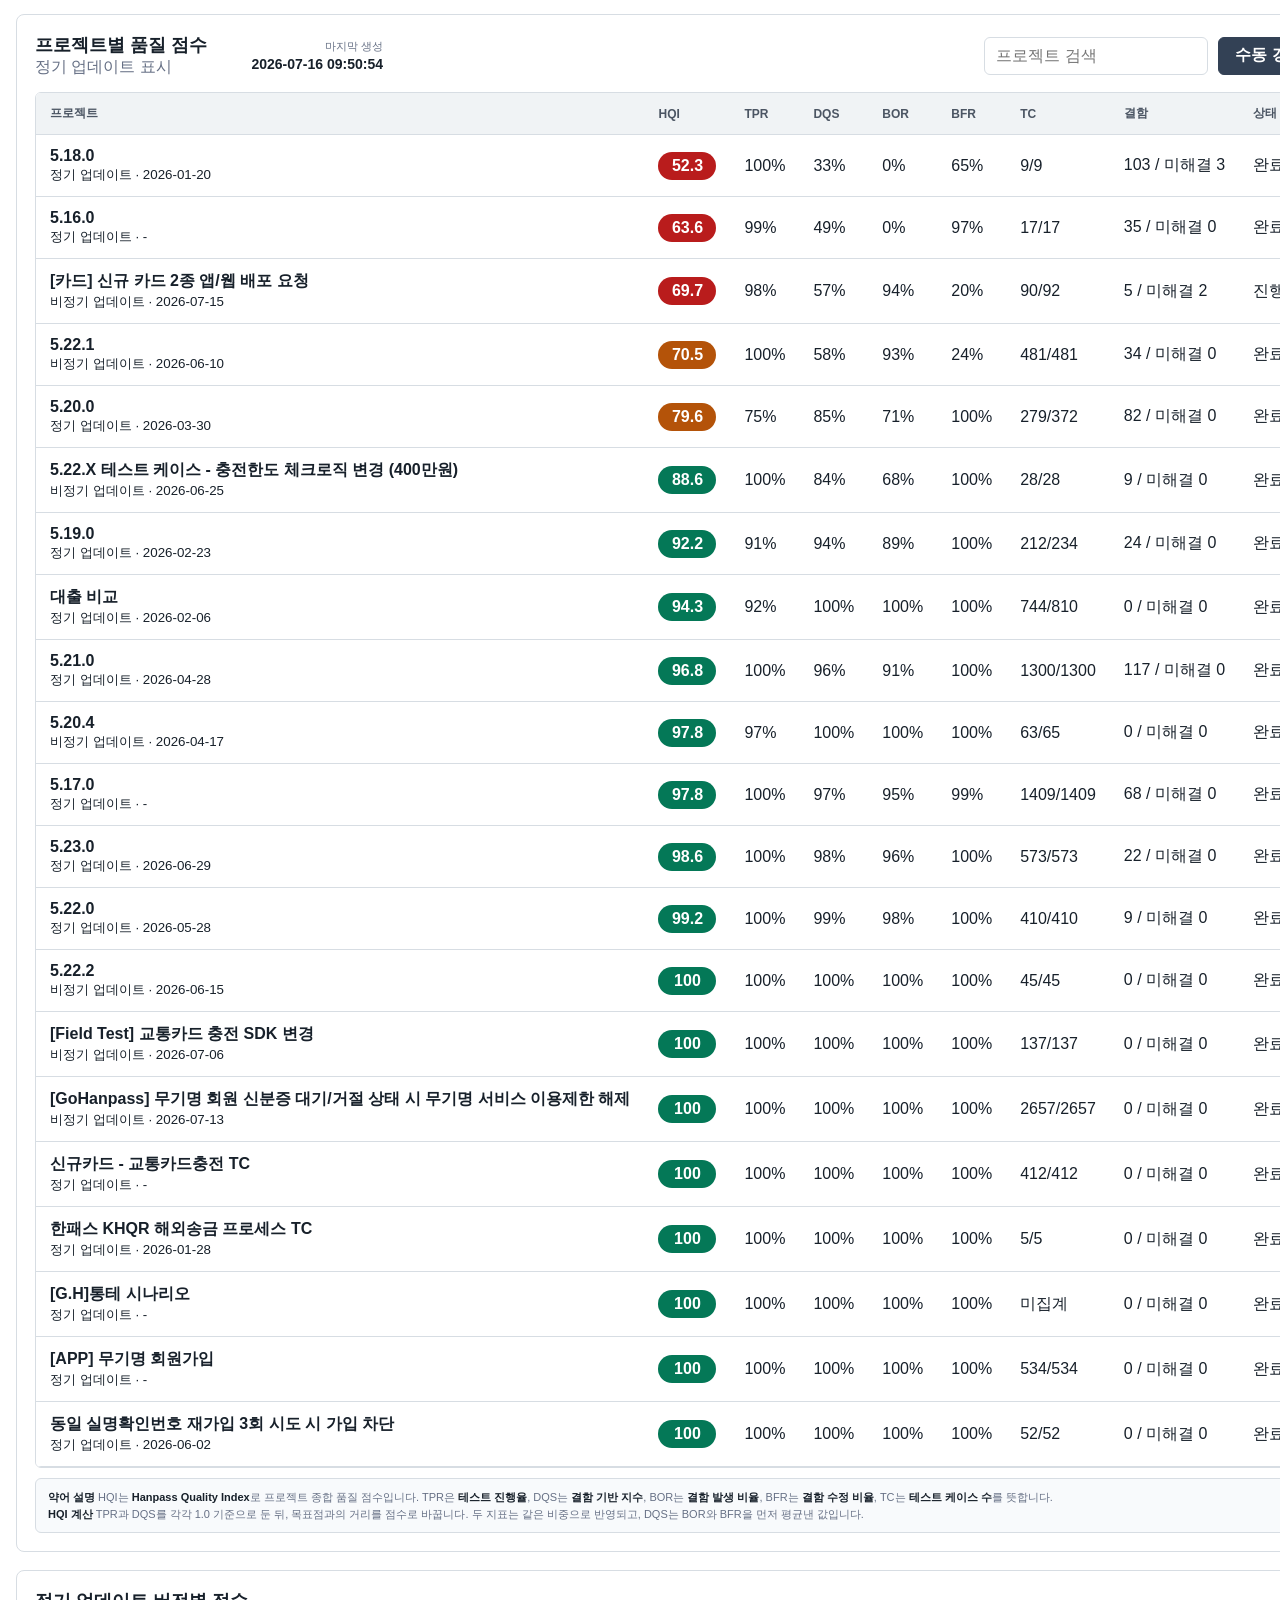
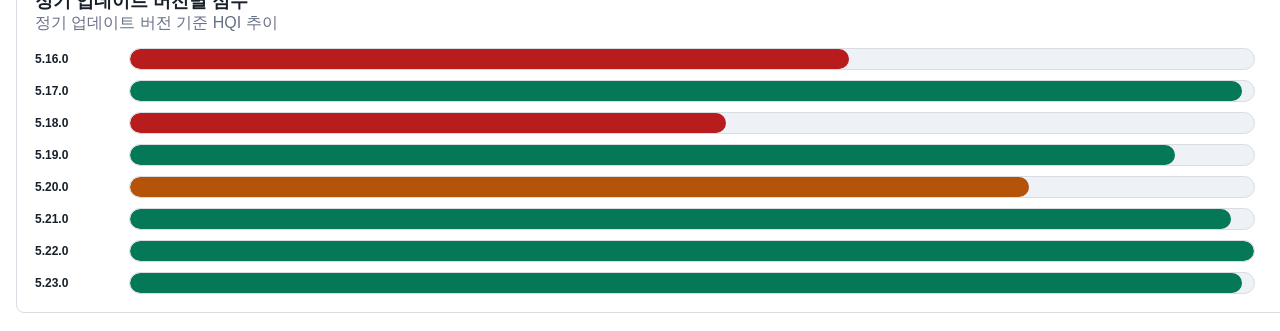
<file: embed.html>
<!doctype html>
<html lang="ko">
  <head>
    <meta charset="utf-8" />
    <meta name="viewport" content="width=device-width, initial-scale=1" />
    <title>HQI Project Scores</title>
    <link rel="stylesheet" href="/styles.css" />
  </head>
  <body class="embedBody">
    <main class="embedMain">
      <section class="embedShell">
        <section class="panel embedPanel">
          <div class="panelHead">
            <div>
              <h2>프로젝트별 품질 점수</h2>
              <p>정기 업데이트 표시</p>
            </div>
            <div class="embedMeta">
              <span>마지막 생성</span>
              <strong id="generatedAt">-</strong>
            </div>
            <div class="embedControls">
              <input id="search" type="search" placeholder="프로젝트 검색" />
              <button id="refreshButton" type="button" class="secondaryButton">수동 갱신</button>
            </div>
          </div>
          <div class="tableWrap">
            <table>
              <thead>
                <tr>
                  <th>프로젝트</th>
                  <th>HQI</th>
                  <th>TPR</th>
                  <th>DQS</th>
                  <th>BOR</th>
                  <th>BFR</th>
                  <th>TC</th>
                  <th>결함</th>
                  <th>상태</th>
                </tr>
              </thead>
              <tbody id="projectRows"></tbody>
            </table>
          </div>
          <div class="tableNote">
            <strong>약어 설명</strong>
            HQI는 <strong>Hanpass Quality Index</strong>로 프로젝트 종합 품질 점수입니다. TPR은 <strong>테스트 진행율</strong>, DQS는 <strong>결함 기반 지수</strong>, BOR는 <strong>결함 발생 비율</strong>, BFR는 <strong>결함 수정 비율</strong>, TC는 <strong>테스트 케이스 수</strong>를 뜻합니다.
            <br />
            <strong>HQI 계산</strong>
            TPR과 DQS를 각각 1.0 기준으로 둔 뒤, 목표점과의 거리를 점수로 바꿉니다. 두 지표는 같은 비중으로 반영되고, DQS는 BOR와 BFR을 먼저 평균낸 값입니다.
          </div>
        </section>

        <section class="panel embedPanel">
          <div class="panelHead">
            <div>
              <h2>정기 업데이트 버전별 점수</h2>
              <p>정기 업데이트 버전 기준 HQI 추이</p>
            </div>
          </div>
          <div id="trendChart" class="embedTrendChart" aria-label="정기 업데이트 버전별 점수 그래프"></div>
        </section>
      </section>
    </main>

    <div id="toast" role="status"></div>
    <script src="/embed.js"></script>
  </body>
</html>
</file>
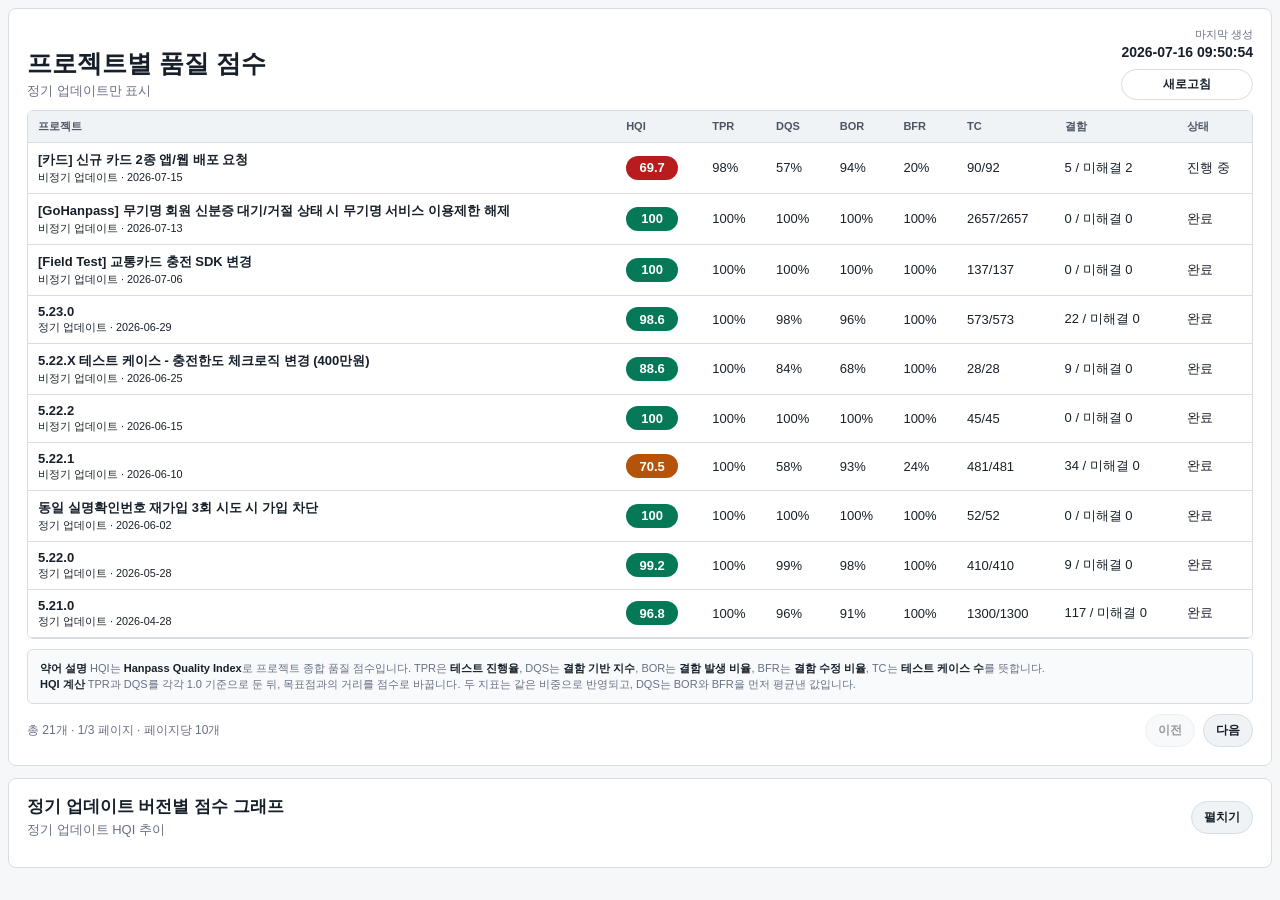
<file: embed1.html>
<!doctype html>
<html lang="ko">
  <head>
    <meta charset="utf-8" />
    <meta name="viewport" content="width=device-width, initial-scale=1" />
    <title>HQI Project Scores - Embed 1</title>
    <style>
      :root {
        color-scheme: light;
        --bg: #f6f7f8;
        --surface: #ffffff;
        --ink: #17202a;
        --muted: #667085;
        --line: #d7dde3;
        --good: #047857;
        --warn: #b45309;
        --bad: #b91c1c;
      }

      * {
        box-sizing: border-box;
      }

      body {
        margin: 0;
        padding: 8px;
        background: var(--bg);
        color: var(--ink);
        font-family: Inter, -apple-system, BlinkMacSystemFont, "Segoe UI", sans-serif;
        font-size: 13px;
      }

      main {
        display: grid;
        gap: 12px;
      }

      .panel {
        background: var(--surface);
        border: 1px solid var(--line);
        border-radius: 8px;
        padding: 18px;
      }

      .head {
        display: flex;
        justify-content: space-between;
        gap: 16px;
        align-items: flex-end;
        margin-bottom: 10px;
      }

      .sectionHead {
        display: flex;
        justify-content: space-between;
        gap: 16px;
        align-items: center;
        margin-bottom: 10px;
      }

      .meta {
        display: grid;
        gap: 2px;
        text-align: right;
      }

      .meta span {
        color: var(--muted);
        font-size: 11px;
      }

      .meta strong {
        font-size: 14px;
        line-height: 1.2;
      }

      h1,
      h2,
      p {
        margin: 0;
      }

      h1 {
        font-size: 25px;
        line-height: 1.2;
      }

      h2 {
        font-size: 17px;
        line-height: 1.2;
      }

      .subtle {
        margin-top: 4px;
        color: var(--muted);
        font-size: 13px;
      }

      .tableWrap {
        overflow: auto;
        border: 1px solid var(--line);
        border-radius: 6px;
      }

      table {
        width: 100%;
        min-width: 980px;
        border-collapse: collapse;
        background: #fff;
      }

      th,
      td {
        padding: 8px 10px;
        border-bottom: 1px solid var(--line);
        text-align: left;
        white-space: nowrap;
      }

      th {
        background: #f0f3f5;
        color: #4b5563;
        font-size: 11px;
      }

      tbody tr:hover {
        background: #ecfdf5;
      }

      .score {
        display: inline-flex;
        align-items: center;
        justify-content: center;
        min-width: 52px;
        height: 24px;
        padding: 0 10px;
        border-radius: 999px;
        color: #fff;
        font-weight: 800;
      }

      .score.good {
        background: var(--good);
      }

      .score.warn {
        background: var(--warn);
      }

      .score.bad {
        background: var(--bad);
      }

      .metric {
        font-variant-numeric: tabular-nums;
      }

      .chartWrap {
        padding-top: 0;
      }

      .chart {
        display: block;
        width: 100%;
        height: auto;
      }

      .axisText,
      .label {
        fill: var(--muted);
        font-size: 10px;
      }

      .axis {
        stroke: #667085;
        stroke-width: 1.4;
      }

      .grid {
        stroke: #e4e8ed;
        stroke-width: 1;
      }

      .line {
        fill: none;
        stroke: var(--good);
        stroke-width: 3;
      }

      .point {
        fill: var(--good);
        stroke: #fff;
        stroke-width: 3;
      }

      .pointText {
        fill: var(--ink);
        font-size: 10px;
        font-weight: 800;
      }

      .legend {
        display: flex;
        gap: 14px;
        align-items: center;
        margin-top: 8px;
        color: var(--muted);
        font-size: 12px;
      }

      .pager {
        display: flex;
        justify-content: space-between;
        gap: 12px;
        align-items: center;
        margin-top: 10px;
      }

      .pagerInfo {
        color: var(--muted);
        font-size: 12px;
      }

      .pagerControls {
        display: flex;
        gap: 8px;
      }

      .pagerBtn {
        border: 1px solid var(--line);
        background: #f0f3f5;
        color: var(--ink);
        border-radius: 999px;
        padding: 7px 12px;
        font-size: 12px;
        font-weight: 700;
        cursor: pointer;
        white-space: nowrap;
      }

      .pagerBtn:disabled {
        opacity: 0.45;
        cursor: not-allowed;
      }

      .dot {
        width: 8px;
        height: 8px;
        border-radius: 999px;
        background: var(--good);
        display: inline-block;
        margin-right: 6px;
        vertical-align: -1px;
      }

      .toggleBtn {
        border: 1px solid var(--line);
        background: #f0f3f5;
        color: var(--ink);
        border-radius: 999px;
        padding: 7px 12px;
        font-size: 12px;
        font-weight: 700;
        cursor: pointer;
        white-space: nowrap;
      }

      .refreshBtn {
        margin-top: 6px;
        border: 1px solid var(--line);
        background: #fff;
        color: var(--ink);
        border-radius: 999px;
        padding: 6px 10px;
        font-size: 12px;
        font-weight: 700;
        cursor: pointer;
        white-space: nowrap;
      }

      .refreshBtn:disabled {
        opacity: 0.55;
        cursor: wait;
      }

      .chartWrap[hidden] {
        display: none;
      }

      .tableNote {
        margin-top: 10px;
        padding: 10px 12px;
        border: 1px solid var(--line);
        border-radius: 6px;
        background: #f8fafc;
        color: var(--muted);
        font-size: 11px;
        line-height: 1.5;
      }

      .tableNote strong {
        color: var(--ink);
        font-weight: 700;
      }

      @media (max-width: 900px) {
        .head {
          align-items: stretch;
          flex-direction: column;
        }

        .sectionHead {
          align-items: stretch;
          flex-direction: column;
        }

        .meta {
          text-align: left;
        }

        .pager {
          align-items: stretch;
          flex-direction: column;
        }

        .pagerControls {
          justify-content: flex-start;
        }
      }

    </style>
  </head>
  <body>
    <main>
      <section class="panel">
        <div class="head">
          <div>
            <h1>프로젝트별 품질 점수</h1>
            <p class="subtle">정기 업데이트만 표시</p>
          </div>
          <div class="meta">
            <span>마지막 생성</span>
            <strong id="generatedAt">-</strong>
            <button id="refreshBtn" class="refreshBtn" type="button">새로고침</button>
          </div>
        </div>
        <div class="tableWrap">
          <table>
            <thead>
              <tr>
                <th>프로젝트</th>
                <th>HQI</th>
                <th title="테스트 수행 지수 - Test Progress Rate">TPR</th>
                <th title="결함 기반 지수 - Defect Quality Score">DQS</th>
                <th title="결함 발생 지수 (Bug Occurrence Ratio)">BOR</th>
                <th title="결함 수정 지수 (Bug Fix Ratio)">BFR</th>
                <th>TC</th>
                <th>결함</th>
                <th>상태</th>
              </tr>
            </thead>
            <tbody id="projectRows"></tbody>
          </table>
        </div>
        <div class="tableNote">
          <strong>약어 설명</strong>
          HQI는 <strong>Hanpass Quality Index</strong>로 프로젝트 종합 품질 점수입니다. TPR은 <strong>테스트 진행율</strong>, DQS는 <strong>결함 기반 지수</strong>, BOR는 <strong>결함 발생 비율</strong>, BFR는 <strong>결함 수정 비율</strong>, TC는 <strong>테스트 케이스 수</strong>를 뜻합니다.
          <br />
          <strong>HQI 계산</strong>
          TPR과 DQS를 각각 1.0 기준으로 둔 뒤, 목표점과의 거리를 점수로 바꿉니다. 두 지표는 같은 비중으로 반영되고, DQS는 BOR와 BFR을 먼저 평균낸 값입니다.
        </div>
        <div id="pager" class="pager"></div>
      </section>

      <section class="panel">
        <div class="sectionHead">
          <div>
            <h2>정기 업데이트 버전별 점수 그래프</h2>
            <p class="subtle">정기 업데이트 HQI 추이</p>
          </div>
          <button id="trendToggle" class="toggleBtn" type="button" aria-expanded="false" aria-controls="trendWrap">펼치기</button>
        </div>
        <div id="trendWrap" class="chartWrap">
          <svg id="trendChart" class="chart" viewBox="0 0 860 240" role="img" aria-label="정기 업데이트 버전별 점수 그래프"></svg>
          <div class="legend"><span class="dot"></span>HQI 점수</div>
        </div>
      </section>
    </main>

    <script>
      const PAGE_SIZE = 10;
      const state = {
        projects: [],
        trend: [],
        page: 1,
      };

      const fmtPct = (value) => `${Math.round((value || 0) * 100)}%`;
      const fmtCases = (row) => (row.testCaseBase > 0 ? `${row.executedCases}/${row.testCaseBase}` : "미집계");
      const scoreClass = (score) => (score >= 85 ? "good" : score >= 70 ? "warn" : "bad");
      const KST_TIME_ZONE = "Asia/Seoul";
      const normalizeDateInput = (value) => {
        const text = String(value ?? "").trim();
        if (!text) return "";
        if (/[zZ]$|[+-]\d{2}:\d{2}$/.test(text)) return text;
        if (/^\d{4}-\d{2}-\d{2}[T ]\d{2}:\d{2}:\d{2}(?:\.\d+)?$/.test(text)) {
          return `${text.replace(" ", "T")}+09:00`;
        }
        return text;
      };
      const normalizeStatus = (value) => {
        const text = String(value || "").trim().toLowerCase();
        if (!text) return "-";
        if (text.includes("완료") || text.includes("done")) return "완료";
        if (text.includes("진행")) return "진행 중";
        return value;
      };
      const escapeHtml = (value) =>
        String(value ?? "")
          .replace(/&/g, "&amp;")
          .replace(/</g, "&lt;")
          .replace(/>/g, "&gt;")
          .replace(/"/g, "&quot;")
          .replace(/'/g, "&#039;");
      const trendWrap = document.getElementById("trendWrap");
      const trendToggle = document.getElementById("trendToggle");
      const refreshBtn = document.getElementById("refreshBtn");
      const pager = document.getElementById("pager");
      let trendCollapsed = true;
      let refreshTimer = null;

      function renderTrendToggle() {
        trendWrap.hidden = trendCollapsed;
        trendToggle.setAttribute("aria-expanded", String(!trendCollapsed));
        trendToggle.textContent = trendCollapsed ? "펼치기" : "접기";
      }

      const formatKstDateTime = (value) => {
        if (!value) return "-";
        const date = new Date(normalizeDateInput(value));
        if (Number.isNaN(date.getTime())) return String(value).replace("T", " ");
        const parts = new Intl.DateTimeFormat("sv-SE", {
          timeZone: KST_TIME_ZONE,
          year: "numeric",
          month: "2-digit",
          day: "2-digit",
          hour: "2-digit",
          minute: "2-digit",
          second: "2-digit",
          hour12: false,
        }).formatToParts(date);
        const lookup = Object.fromEntries(parts.filter((part) => part.type !== "literal").map((part) => [part.type, part.value]));
        return `${lookup.year}-${lookup.month}-${lookup.day} ${lookup.hour}:${lookup.minute}:${lookup.second}`;
      };

      const compareVersionAsc = (leftValue, rightValue) => {
        const parse = (value) => {
          const match = String(value || "").trim().match(/^(\d+)\.(\d+)(?:\.(\d+))?$/);
          if (!match) return null;
          return [Number(match[1]), Number(match[2]), Number(match[3] || 0)];
        };
        const left = parse(leftValue);
        const right = parse(rightValue);
        if (left && right) {
          for (let index = 0; index < left.length; index += 1) {
            if (left[index] !== right[index]) return left[index] - right[index];
          }
          return 0;
        }
        if (left) return -1;
        if (right) return 1;
        return String(leftValue || "").localeCompare(String(rightValue || ""), "ko");
      };

      const compareDateDesc = (leftValue, rightValue) => {
        const left = Date.parse(leftValue || "");
        const right = Date.parse(rightValue || "");
        const leftValid = Number.isFinite(left);
        const rightValid = Number.isFinite(right);
        if (leftValid && rightValid && left !== right) return right - left;
        if (leftValid !== rightValid) return leftValid ? -1 : 1;
        return 0;
      };

      const isInProgress = (status) => /진행\s*중|처리중|in progress/i.test(String(status || ""));

      const sortProjects = (rows) =>
        [...rows].sort((left, right) => {
          const leftActive = isInProgress(left.status);
          const rightActive = isInProgress(right.status);
          if (leftActive !== rightActive) return leftActive ? -1 : 1;
          return compareDateDesc(left.date, right.date) || compareVersionAsc(right.project, left.project);
        });

      const sortTrend = (rows) => [...rows].sort((left, right) => compareVersionAsc(right.project, left.project));

      const visibleTrendRows = () => {
        const source =
          state.trend.length > 0
            ? state.trend
            : state.projects
                .filter((row) => row.category === "정기 업데이트" && row.score !== undefined && row.score !== null)
                .map((row) => ({ project: row.project, score: row.score }));
        return sortTrend(source);
      };

      function renderRows() {
        const rows = sortProjects(state.projects);
        const totalPages = Math.max(1, Math.ceil(rows.length / PAGE_SIZE));
        if (state.page > totalPages) state.page = totalPages;
        if (state.page < 1) state.page = 1;
        const start = (state.page - 1) * PAGE_SIZE;
        const pageRows = rows.slice(start, start + PAGE_SIZE);

        document.getElementById("projectRows").innerHTML = rows.length
          ? pageRows
              .map(
                (row) => `
                  <tr>
                    <td>
                      <strong>${escapeHtml(row.project)}</strong><br />
                      <small>${escapeHtml(row.category)} · ${escapeHtml(row.date || "-")}</small>
                    </td>
                    <td><span class="score ${scoreClass(row.score)}">${row.score}</span></td>
                    <td class="metric">${fmtPct(row.TPR)}</td>
                    <td class="metric">${fmtPct(row.DQS)}</td>
                    <td class="metric">${fmtPct(row.BOR)}</td>
                    <td class="metric">${fmtPct(row.BFR)}</td>
                    <td class="metric">${fmtCases(row)}</td>
                    <td class="metric">${row.bugCount} / 미해결 ${row.openBugCount}</td>
                    <td>${escapeHtml(normalizeStatus(row.status))}</td>
                  </tr>
                `
              )
              .join("")
          : '<tr><td colspan="9">표시할 정기 업데이트 결과가 없습니다.</td></tr>';

        pager.innerHTML =
          rows.length > PAGE_SIZE
            ? `
                <div class="pagerInfo">총 ${rows.length}개 · ${state.page}/${totalPages} 페이지 · 페이지당 ${PAGE_SIZE}개</div>
                <div class="pagerControls">
                  <button class="pagerBtn" type="button" data-page="prev" ${state.page === 1 ? "disabled" : ""}>이전</button>
                  <button class="pagerBtn" type="button" data-page="next" ${state.page === totalPages ? "disabled" : ""}>다음</button>
                </div>
              `
            : `<div class="pagerInfo">총 ${rows.length}개</div>`;

        pager.querySelectorAll("[data-page]").forEach((button) => {
          button.addEventListener("click", () => {
            if (button.dataset.page === "prev") state.page -= 1;
            if (button.dataset.page === "next") state.page += 1;
            renderRows();
          });
        });
      }

      function renderTrend() {
        const rows = visibleTrendRows();
        const svg = document.getElementById("trendChart");
        const width = 860;
        const height = 240;
        const pad = 28;
        const plotWidth = width - pad * 2;
        const plotHeight = height - pad * 2;
        const minScore = 0;
        const maxScore = 100;

        if (!rows.length) {
          svg.innerHTML = "";
          return;
        }

        const toX = (index) => pad + (index * plotWidth) / Math.max(1, rows.length - 1);
        const toY = (score) => height - pad - ((score - minScore) / (maxScore - minScore)) * plotHeight;
        const points = rows.map((row, index) => [toX(index), toY(row.score)]);
        const path = points
          .map(([x, y], index) => `${index === 0 ? "M" : "L"} ${x.toFixed(1)} ${y.toFixed(1)}`)
          .join(" ");

        const gridLines = [0, 20, 40, 60, 80, 100]
          .map((tick) => {
            const y = toY(tick);
            return `
              <line x1="${pad}" y1="${y}" x2="${width - pad}" y2="${y}" class="grid" />
              <text x="18" y="${y + 4}" class="axisText">${tick}</text>
            `;
          })
          .join("");

        const xLabels = rows
          .map((row, index) => {
            const x = toX(index);
            return `
              <text x="${x}" y="${height - 10}" text-anchor="middle" class="axisText">${escapeHtml(row.project)}</text>
              <circle cx="${x}" cy="${toY(row.score)}" r="6" class="point"></circle>
              <text x="${x}" y="${toY(row.score) - 14}" text-anchor="middle" class="pointText">${row.score}</text>
            `;
          })
          .join("");

        svg.innerHTML = `
          <rect x="${pad}" y="${pad}" width="${plotWidth}" height="${plotHeight}" fill="#f8fafc"></rect>
          ${gridLines}
          <line x1="${pad}" y1="${pad}" x2="${pad}" y2="${height - pad}" class="axis"></line>
          <line x1="${pad}" y1="${height - pad}" x2="${width - pad}" y2="${height - pad}" class="axis"></line>
          <path d="${path}" class="line"></path>
          ${xLabels}
        `;
      }

      async function loadDashboard(force = false) {
        refreshBtn.disabled = true;
        refreshBtn.textContent = "갱신 중";
        try {
          const response = await fetch(`./embed-data.json${force ? `?ts=${Date.now()}` : ""}`, { cache: "no-store" });
          if (!response.ok) {
            throw new Error("embed-data.json 조회 실패");
          }
          const data = await response.json();
          state.projects = data.projects || [];
          state.trend = data.regularTrend || [];
          state.page = 1;
          document.getElementById("generatedAt").textContent = formatKstDateTime(data.generatedAt);
          renderRows();
          renderTrend();
          return data;
        } finally {
          refreshBtn.disabled = false;
          refreshBtn.textContent = "새로고침";
        }
      }

      loadDashboard(true).catch((error) => {
        document.getElementById("projectRows").innerHTML = `<tr><td colspan="9">${escapeHtml(error.message)}</td></tr>`;
      });
      trendToggle.addEventListener("click", () => {
        trendCollapsed = !trendCollapsed;
        renderTrendToggle();
      });
      refreshBtn.addEventListener("click", () => {
        loadDashboard(true).catch((error) => {
          document.getElementById("projectRows").innerHTML = `<tr><td colspan="9">${escapeHtml(error.message)}</td></tr>`;
        });
      });
      renderTrendToggle();
      refreshTimer = window.setInterval(() => {
        loadDashboard(true).catch(() => {});
      }, 30000);
    </script>
  </body>
</html>
</file>
<file: styles.css>
:root {
  color-scheme: light;
  --bg: #f6f7f8;
  --surface: #ffffff;
  --ink: #17202a;
  --muted: #667085;
  --line: #d7dde3;
  --brand: #0f766e;
  --brand-dark: #115e59;
  --warn: #b45309;
  --bad: #b91c1c;
  --good: #047857;
}

* {
  box-sizing: border-box;
}

body {
  margin: 0;
  background: var(--bg);
  color: var(--ink);
  font-family: Inter, -apple-system, BlinkMacSystemFont, "Segoe UI", sans-serif;
}

.topbar {
  display: flex;
  justify-content: space-between;
  gap: 24px;
  align-items: center;
  padding: 28px 36px;
  background: var(--surface);
  border-bottom: 1px solid var(--line);
}

.eyebrow {
  margin: 0 0 6px;
  color: var(--brand);
  font-size: 13px;
  font-weight: 700;
  letter-spacing: 0;
}

h1,
h2,
p {
  margin: 0;
}

h1 {
  font-size: 28px;
  line-height: 1.2;
}

h2 {
  font-size: 18px;
}

main {
  padding: 24px 36px 40px;
}

.embedBody {
  background: #fff;
}

.embedMain {
  padding: 14px 16px 18px;
}

.embedShell {
  display: grid;
  gap: 18px;
}

.embedPanel {
  border-radius: 8px;
}

.tableNote {
  margin-top: 10px;
  padding: 10px 12px;
  border: 1px solid var(--line);
  border-radius: 6px;
  background: #f8fafc;
  color: var(--muted);
  font-size: 11px;
  line-height: 1.5;
}

.tableNote strong {
  color: var(--ink);
  font-weight: 700;
}

.embedControls {
  display: flex;
  align-items: center;
  gap: 10px;
  margin-left: auto;
}

.embedControls input {
  min-width: 220px;
}

.embedMeta {
  display: grid;
  gap: 2px;
  min-width: 160px;
  text-align: right;
}

.embedMeta span {
  color: var(--muted);
  font-size: 11px;
}

.embedMeta strong {
  font-size: 14px;
  line-height: 1.2;
}

.controls {
  display: flex;
  align-items: end;
  gap: 10px;
}

label {
  display: grid;
  gap: 6px;
  color: var(--muted);
  font-size: 12px;
  font-weight: 700;
}

input,
select,
button {
  height: 38px;
  border: 1px solid var(--line);
  border-radius: 6px;
  font: inherit;
}

input,
select {
  min-width: 160px;
  padding: 0 11px;
  background: #fff;
}

select {
  min-width: 280px;
}

button {
  padding: 0 16px;
  background: var(--brand);
  color: #fff;
  border-color: var(--brand);
  font-weight: 700;
  cursor: pointer;
}

button:hover {
  background: var(--brand-dark);
}

.secondaryButton {
  background: #334155;
  border-color: #334155;
}

.secondaryButton:hover {
  background: #1f2937;
}

.summary {
  display: grid;
  grid-template-columns: repeat(5, minmax(0, 1fr));
  gap: 12px;
  margin-bottom: 18px;
}

.summary article,
.panel {
  background: var(--surface);
  border: 1px solid var(--line);
  border-radius: 8px;
}

.summary article {
  padding: 18px;
}

.summary span,
.panelHead p,
.empty {
  color: var(--muted);
}

.summary strong {
  display: block;
  margin-top: 8px;
  font-size: 30px;
  line-height: 1;
}

.panel {
  padding: 18px;
}

.panelHead {
  display: flex;
  justify-content: space-between;
  gap: 16px;
  align-items: center;
  margin-bottom: 14px;
}

.tableWrap {
  overflow: auto;
  border: 1px solid var(--line);
  border-radius: 6px;
}

table {
  width: 100%;
  min-width: 980px;
  border-collapse: collapse;
  background: #fff;
}

th,
td {
  padding: 12px 14px;
  border-bottom: 1px solid var(--line);
  text-align: left;
  white-space: nowrap;
}

th {
  background: #f0f3f5;
  color: #4b5563;
  font-size: 12px;
}

tbody tr {
  cursor: pointer;
}

tbody tr:hover,
tbody tr.selected {
  background: #ecfdf5;
}

.score {
  display: inline-flex;
  align-items: center;
  justify-content: center;
  min-width: 58px;
  height: 28px;
  border-radius: 999px;
  color: #fff;
  font-weight: 800;
}

.score.good {
  background: var(--good);
}

.score.warn {
  background: var(--warn);
}

.score.bad {
  background: var(--bad);
}

.metric {
  font-variant-numeric: tabular-nums;
}

.charts {
  display: grid;
  grid-template-columns: minmax(0, 1.3fr) minmax(320px, 0.7fr);
  gap: 18px;
  margin-bottom: 18px;
}

.scatterChart {
  min-height: 380px;
}

.scatterChart svg {
  display: block;
  width: 100%;
  height: auto;
}

.plotBg {
  fill: #f8fafc;
}

.grid {
  stroke: #e4e8ed;
  stroke-width: 1;
}

.axis {
  stroke: #667085;
  stroke-width: 1.4;
}

.axisText,
.axisTitle,
.dotLabel,
.targetLabel {
  fill: #667085;
  font-size: 12px;
}

.axisTitle {
  font-weight: 800;
}

.vertical {
  transform-box: fill-box;
  transform-origin: center;
  transform: rotate(-90deg);
}

.dotGroup {
  cursor: pointer;
}

.dot {
  stroke: #fff;
  stroke-width: 2;
}

.dot.good {
  fill: var(--good);
}

.dot.warn {
  fill: var(--warn);
}

.dot.bad {
  fill: var(--bad);
}

.selectedDot .dot {
  stroke: #17202a;
  stroke-width: 3;
}

.dotLabel {
  paint-order: stroke;
  stroke: #fff;
  stroke-width: 4;
  font-size: 11px;
}

.target {
  fill: #111827;
}

.funnelChart {
  display: grid;
  gap: 14px;
}

.funnelRow {
  display: grid;
  grid-template-columns: 90px 1fr;
  gap: 12px;
  align-items: center;
}

.funnelMeta strong,
.funnelMeta span {
  display: block;
}

.funnelMeta span {
  color: var(--muted);
  font-size: 12px;
  margin-top: 3px;
}

.funnelBar {
  display: flex;
  align-items: center;
  justify-content: flex-end;
  min-width: 52px;
  height: 42px;
  padding: 0 12px;
  color: #fff;
  border-radius: 6px;
  font-weight: 800;
  transition: width 0.2s ease;
}

.funnelBar.good {
  background: var(--good);
}

.funnelBar.ok {
  background: #2563eb;
}

.funnelBar.warn {
  background: var(--warn);
}

.funnelBar.bad {
  background: var(--bad);
}

.trendPanel {
  margin-bottom: 18px;
}

.trendChart {
  display: grid;
  gap: 12px;
}

.trendRow {
  display: grid;
  grid-template-columns: 84px 1fr 60px;
  gap: 12px;
  align-items: center;
}

.trendVersion {
  font-weight: 800;
}

.trendTrack {
  height: 24px;
  background: #eef2f6;
  border: 1px solid var(--line);
  border-radius: 999px;
  overflow: hidden;
}

.trendFill {
  height: 100%;
  min-width: 2px;
  border-radius: 999px;
}

.trendFill.good {
  background: var(--good);
}

.trendFill.warn {
  background: var(--warn);
}

.trendFill.bad {
  background: var(--bad);
}

.trendScore {
  text-align: right;
  font-variant-numeric: tabular-nums;
  font-weight: 800;
}

.embedTrendChart {
  display: grid;
  gap: 10px;
}

.embedTrendRow {
  display: grid;
  grid-template-columns: 84px minmax(0, 1fr) 56px;
  gap: 10px;
  align-items: center;
}

.embedTrendVersion {
  font-weight: 800;
  font-variant-numeric: tabular-nums;
  font-size: 12px;
}

.embedTrendTrack {
  height: 22px;
  background: #eef2f6;
  border: 1px solid var(--line);
  border-radius: 999px;
  overflow: hidden;
}

.embedTrendFill {
  height: 100%;
  border-radius: 999px;
}

.embedTrendFill.good {
  background: var(--good);
}

.embedTrendFill.warn {
  background: var(--warn);
}

.embedTrendFill.bad {
  background: var(--bad);
}

.embedTrendScore {
  text-align: right;
  font-variant-numeric: tabular-nums;
  font-weight: 800;
  font-size: 12px;
}

.details {
  display: grid;
  grid-template-columns: minmax(0, 1.4fr) minmax(320px, 0.8fr);
  gap: 18px;
  margin-top: 18px;
}

.detailGrid {
  display: grid;
  grid-template-columns: repeat(4, minmax(0, 1fr));
  gap: 10px;
  margin: 14px 0;
}

.detailGrid div {
  padding: 12px;
  background: #f8fafc;
  border: 1px solid var(--line);
  border-radius: 6px;
}

.detailGrid span {
  display: block;
  color: var(--muted);
  font-size: 12px;
}

.detailGrid strong {
  display: block;
  margin-top: 6px;
  font-size: 20px;
}

.issueList {
  margin: 12px 0 0;
  padding: 0;
  list-style: none;
}

.issueList li {
  padding: 10px 0;
  border-top: 1px solid var(--line);
}

.issueList a {
  color: var(--ink);
  font-weight: 700;
  text-decoration: none;
}

.issueList small {
  display: block;
  margin-top: 4px;
  color: var(--muted);
}

dl,
dd {
  margin: 0;
}

.formula dl {
  display: grid;
  gap: 10px;
  margin-top: 14px;
}

.formula dl div {
  display: grid;
  grid-template-columns: 64px 1fr;
  gap: 10px;
}

dt {
  color: var(--brand);
  font-weight: 800;
}

dd {
  color: #344054;
}

#toast {
  position: fixed;
  right: 18px;
  bottom: 18px;
  max-width: 420px;
  padding: 12px 14px;
  background: #111827;
  color: #fff;
  border-radius: 8px;
  opacity: 0;
  pointer-events: none;
  transform: translateY(8px);
  transition: 0.2s ease;
}

#toast.show {
  opacity: 1;
  transform: translateY(0);
}

@media (max-width: 900px) {
  .topbar,
  .panelHead {
    align-items: stretch;
    flex-direction: column;
  }

  .embedMeta {
    text-align: left;
  }

  .embedControls {
    margin-left: 0;
  }

  main {
    padding: 18px;
  }

  .summary,
  .charts,
  .details,
  .detailGrid {
    grid-template-columns: 1fr;
  }
}
</file>
